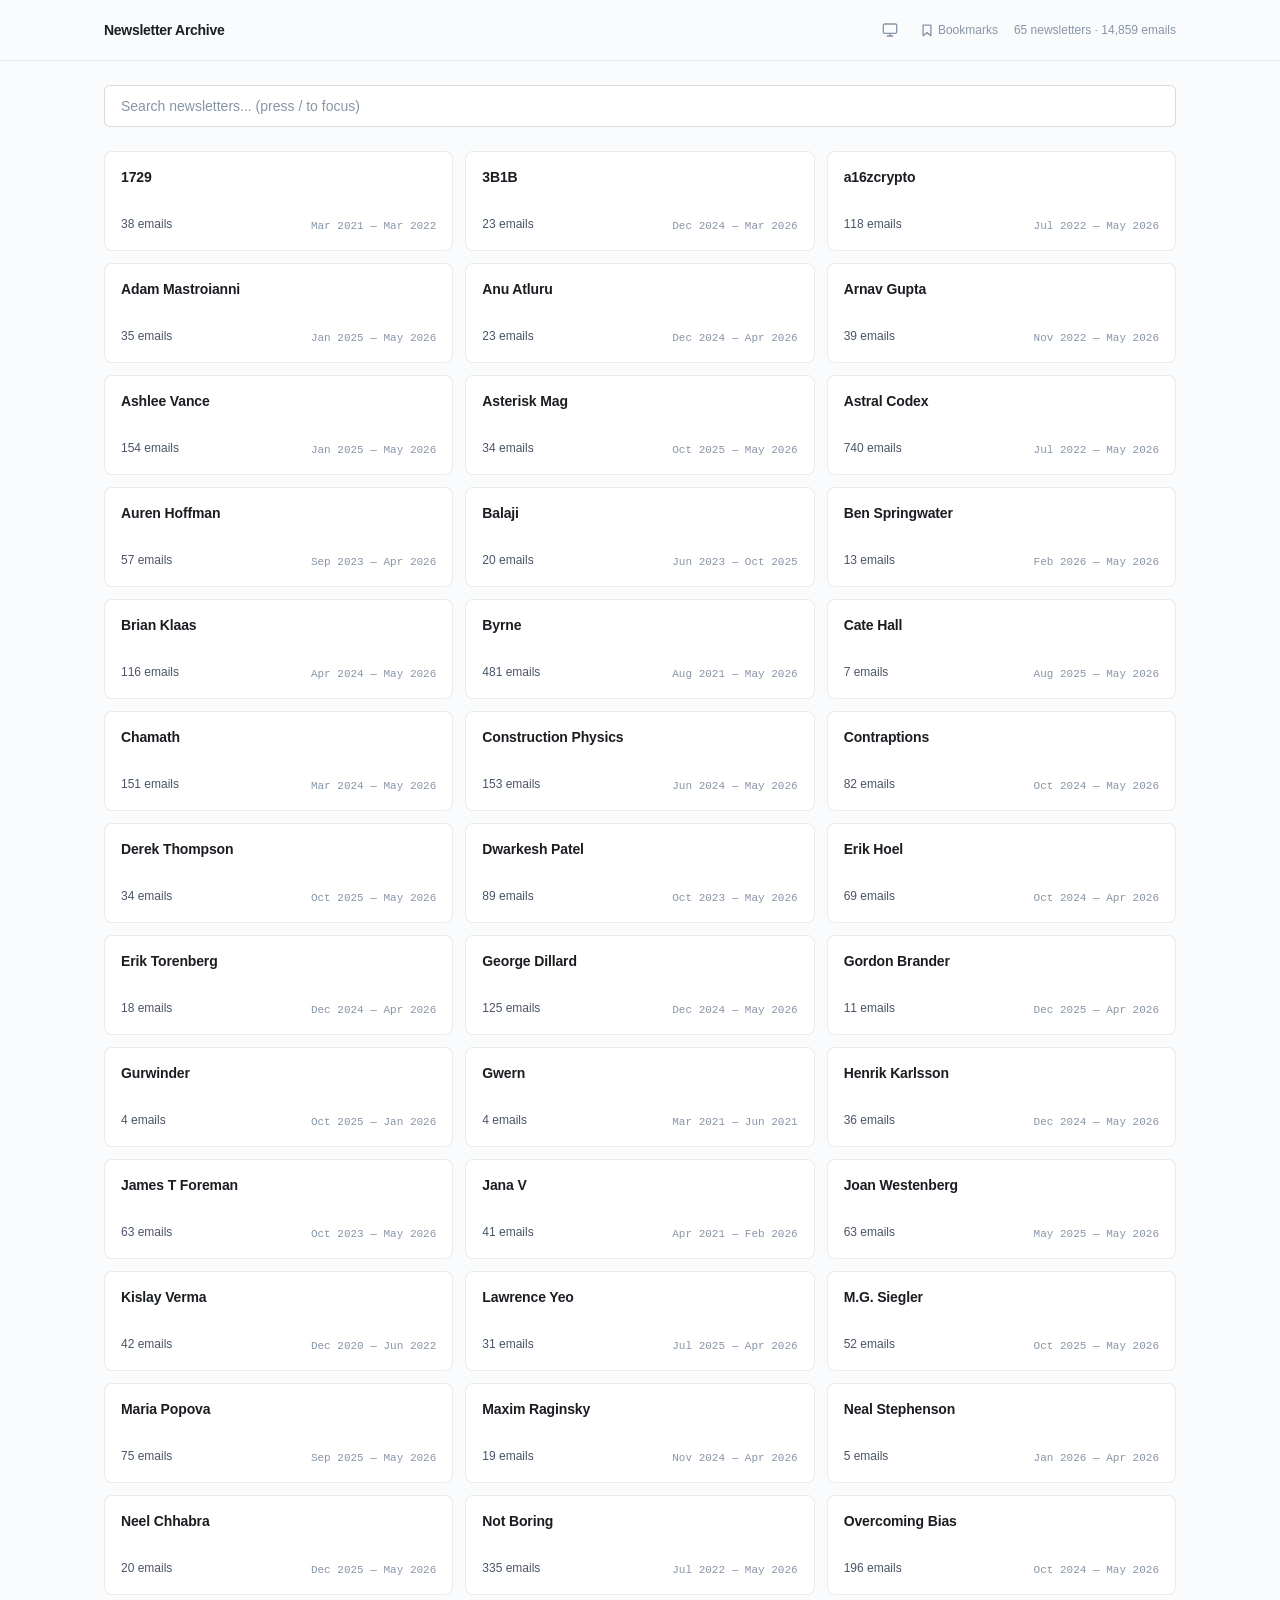
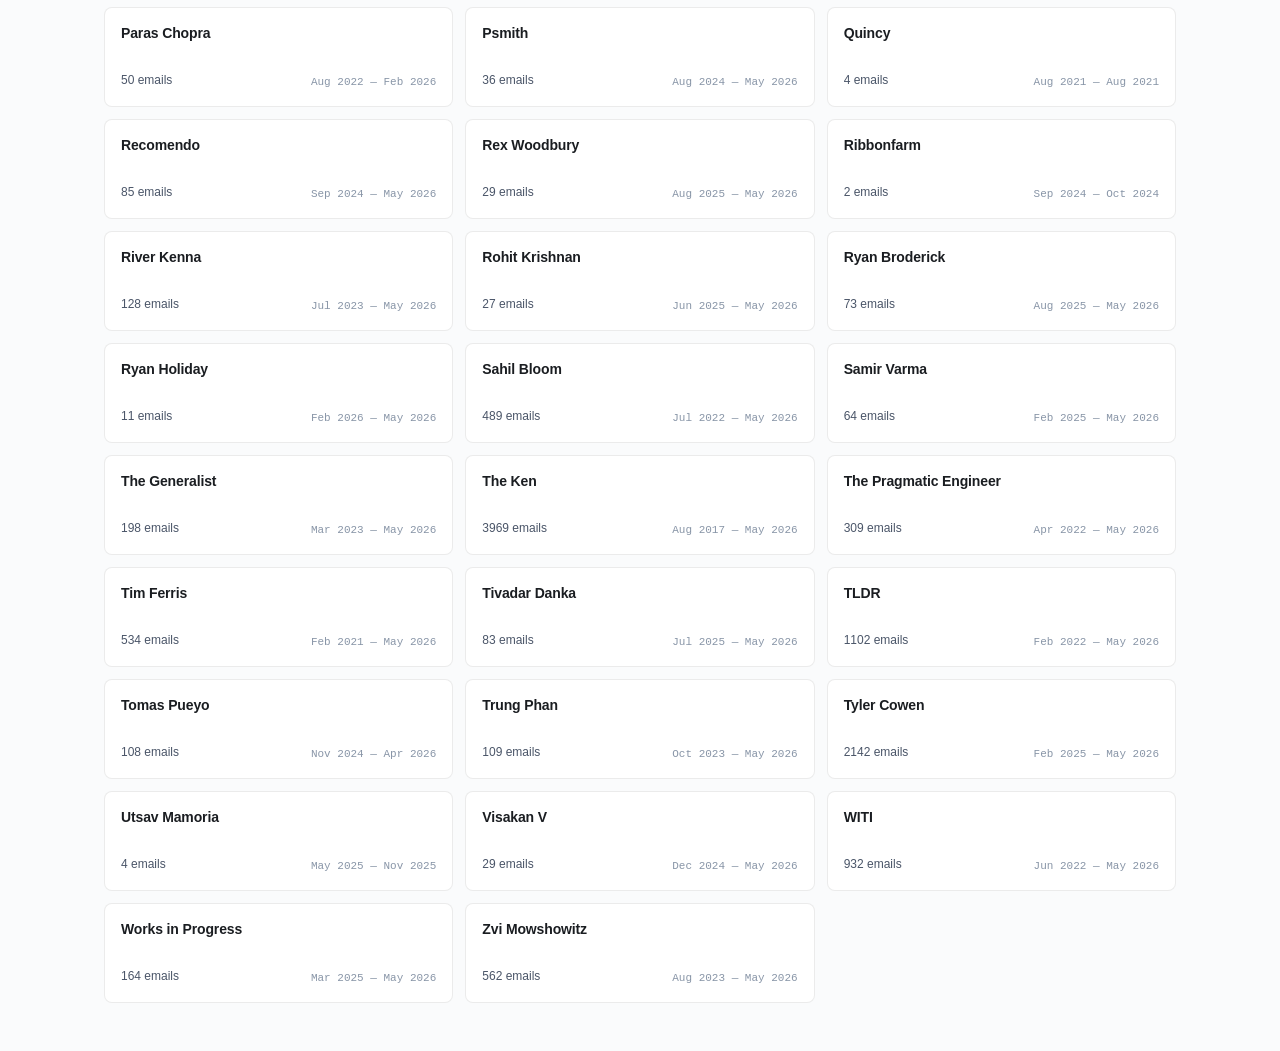
<file: index.html>
<!DOCTYPE html>
<html lang="en">
<head>
  <meta charset="UTF-8">
  <meta name="viewport" content="width=device-width, initial-scale=1.0">
  <title>Newsletter Archive</title>
  <!-- Prevent flash of wrong theme — must run before stylesheet -->
  <script>(function(){var t=localStorage.getItem("nl_theme");if(t)document.documentElement.dataset.theme=t})()</script>
  <link rel="stylesheet" href="style.css">
</head>
<body>
  <header class="header">
    <div class="container container--wide header__inner">
      <div class="header__title">
        <a href="index.html">Newsletter Archive</a>
      </div>
      <div class="header__right">
        <button id="theme-toggle-btn" class="theme-toggle" title="Toggle theme" aria-label="Toggle theme"></button>
        <a href="bookmarks.html" class="header__bookmarks" title="Bookmarks">
          <svg width="14" height="14" viewBox="0 0 16 16" fill="none" stroke="currentColor" stroke-width="1.5" stroke-linecap="round" stroke-linejoin="round"><path d="M3.5 2.5h9v12L8 11l-4.5 3.5v-12z"/></svg>
          Bookmarks
          <span class="header__badge" id="bookmarks-badge" style="display:none"></span>
        </a>
        <span class="header__stats" id="stats"></span>
      </div>
    </div>
  </header>

  <main class="container container--wide">
    <div class="search-wrap">
      <input
        type="text"
        class="search-input"
        id="search"
        placeholder="Search newsletters... (press / to focus)"
        autocomplete="off"
        spellcheck="false"
      >
    </div>

    <div class="grid" id="newsletter-grid">
      <div class="loading">Loading...</div>
    </div>
  </main>

  <script src="app.js"></script>
  <script>
    App.initThemeToggle();
    App.initHomepage();
    App.initKeyboard();
  </script>
</body>
</html>
</file>
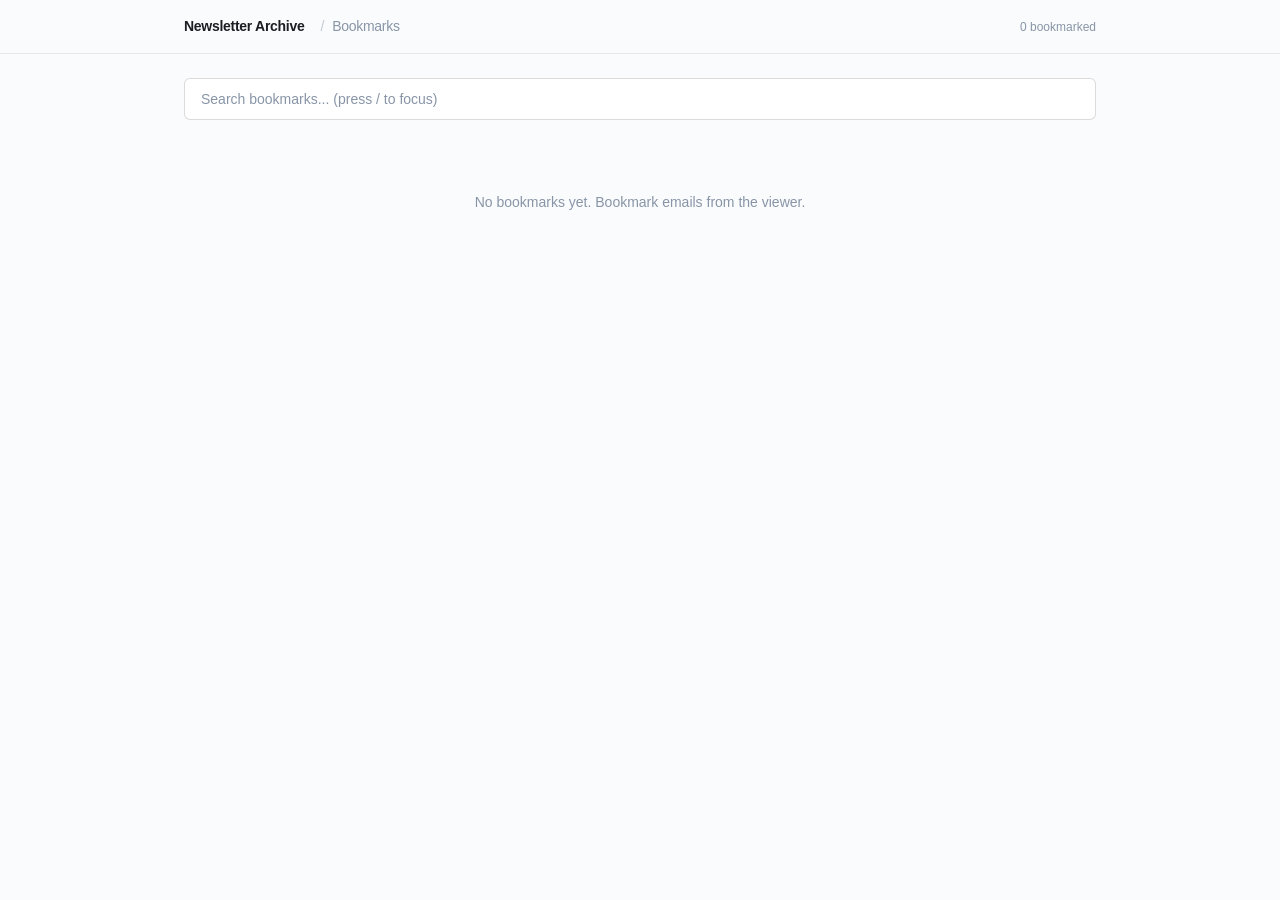
<file: bookmarks.html>
<!DOCTYPE html>
<html lang="en">
<head>
  <meta charset="UTF-8">
  <meta name="viewport" content="width=device-width, initial-scale=1.0">
  <title>Bookmarks — Newsletter Archive</title>
  <script>(function(){var t=localStorage.getItem("nl_theme");if(t)document.documentElement.dataset.theme=t})()</script>
  <link rel="stylesheet" href="style.css">
</head>
<body>
  <header class="header">
    <div class="container header__inner">
      <div class="header__title">
        <a href="index.html">Newsletter Archive</a>
        <span class="header__breadcrumb" id="breadcrumb">Bookmarks</span>
      </div>
      <div class="header__stats" id="bookmarks-count"></div>
    </div>
  </header>

  <main class="container">
    <div class="search-wrap">
      <input
        type="text"
        class="search-input"
        id="search"
        placeholder="Search bookmarks... (press / to focus)"
        autocomplete="off"
        spellcheck="false"
      >
    </div>

    <div class="email-list" id="bookmarks-list">
      <div class="loading">Loading...</div>
    </div>
  </main>

  <script src="app.js"></script>
  <script>
    App.initBookmarks();
    App.initKeyboard();
  </script>
</body>
</html>
</file>
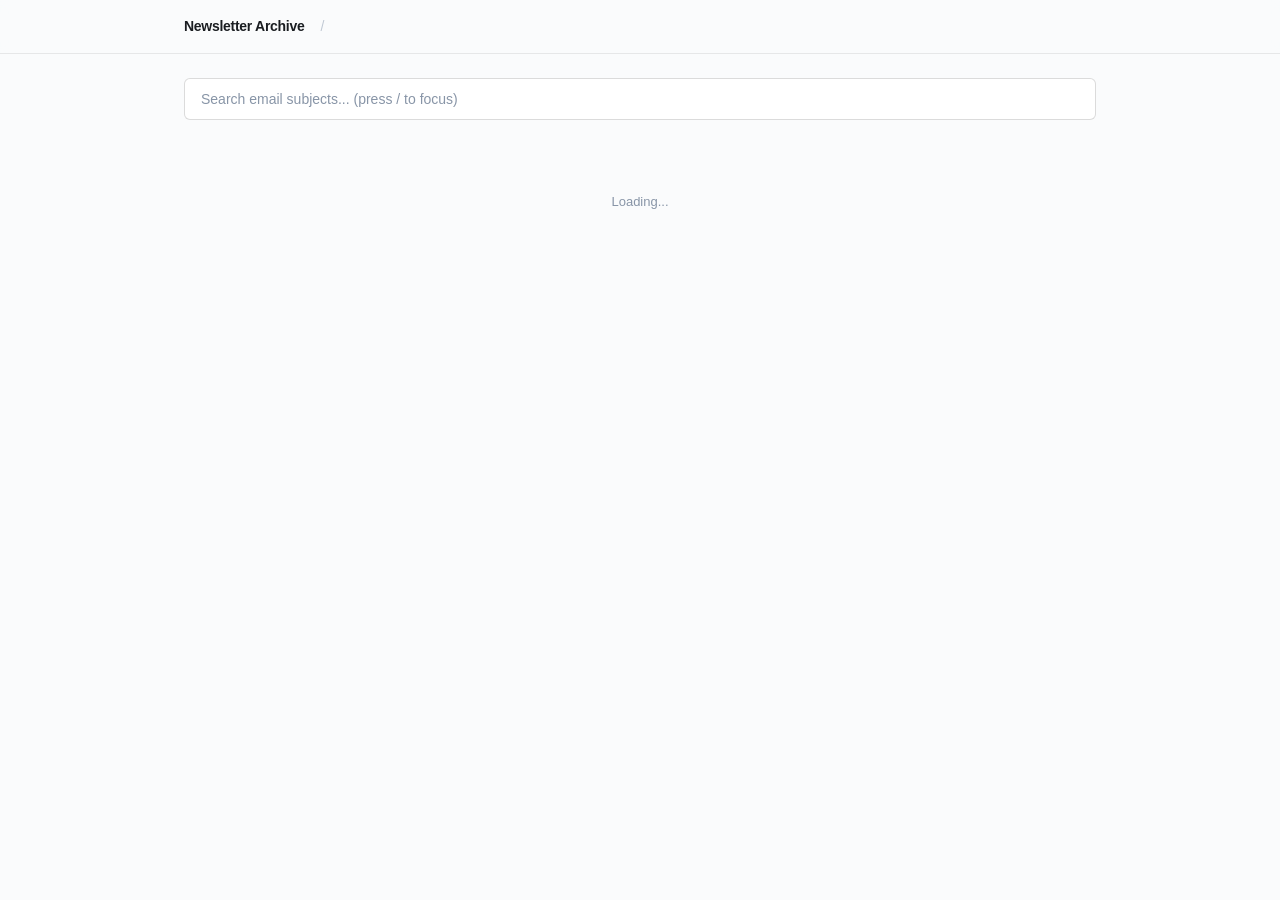
<file: newsletter.html>
<!DOCTYPE html>
<html lang="en">
<head>
  <meta charset="UTF-8">
  <meta name="viewport" content="width=device-width, initial-scale=1.0">
  <title>Newsletter Archive</title>
  <script>(function(){var t=localStorage.getItem("nl_theme");if(t)document.documentElement.dataset.theme=t})()</script>
  <link rel="stylesheet" href="style.css">
</head>
<body>
  <header class="header">
    <div class="container header__inner">
      <div class="header__title">
        <a href="index.html">Newsletter Archive</a>
        <span class="header__breadcrumb" id="breadcrumb"></span>
      </div>
      <div class="header__stats" id="email-count"></div>
    </div>
  </header>

  <main class="container">
    <div class="search-wrap">
      <input
        type="text"
        class="search-input"
        id="search"
        placeholder="Search email subjects... (press / to focus)"
        autocomplete="off"
        spellcheck="false"
      >
    </div>

    <div class="email-list" id="email-list">
      <div class="loading">Loading...</div>
    </div>
  </main>

  <script src="app.js"></script>
  <script>
    App.initNewsletter();
    App.initKeyboard();
  </script>
</body>
</html>
</file>
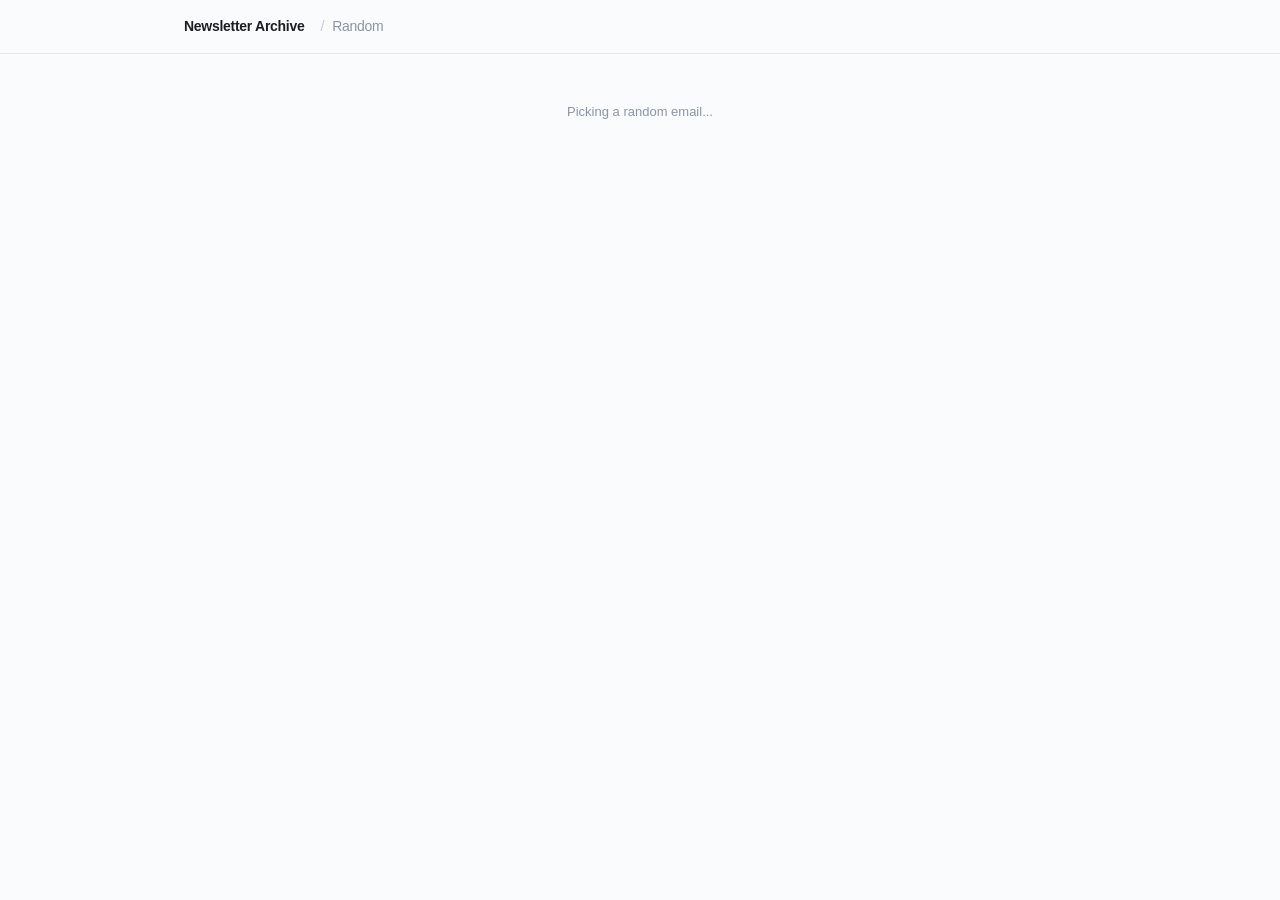
<file: random.html>
<!DOCTYPE html>
<html lang="en">
<head>
  <meta charset="UTF-8">
  <meta name="viewport" content="width=device-width, initial-scale=1.0">
  <title>Random Email — Newsletter Archive</title>
  <link rel="stylesheet" href="style.css">
</head>
<body>
  <header class="header">
    <div class="container header__inner">
      <div class="header__title">
        <a href="index.html">Newsletter Archive</a>
        <span class="header__breadcrumb">Random</span>
      </div>
    </div>
  </header>

  <main class="container">
    <div class="loading">Picking a random email...</div>
  </main>

  <script src="app.js"></script>
  <script>
    App.loadAndNavigateRandom();
  </script>
</body>
</html>
</file>
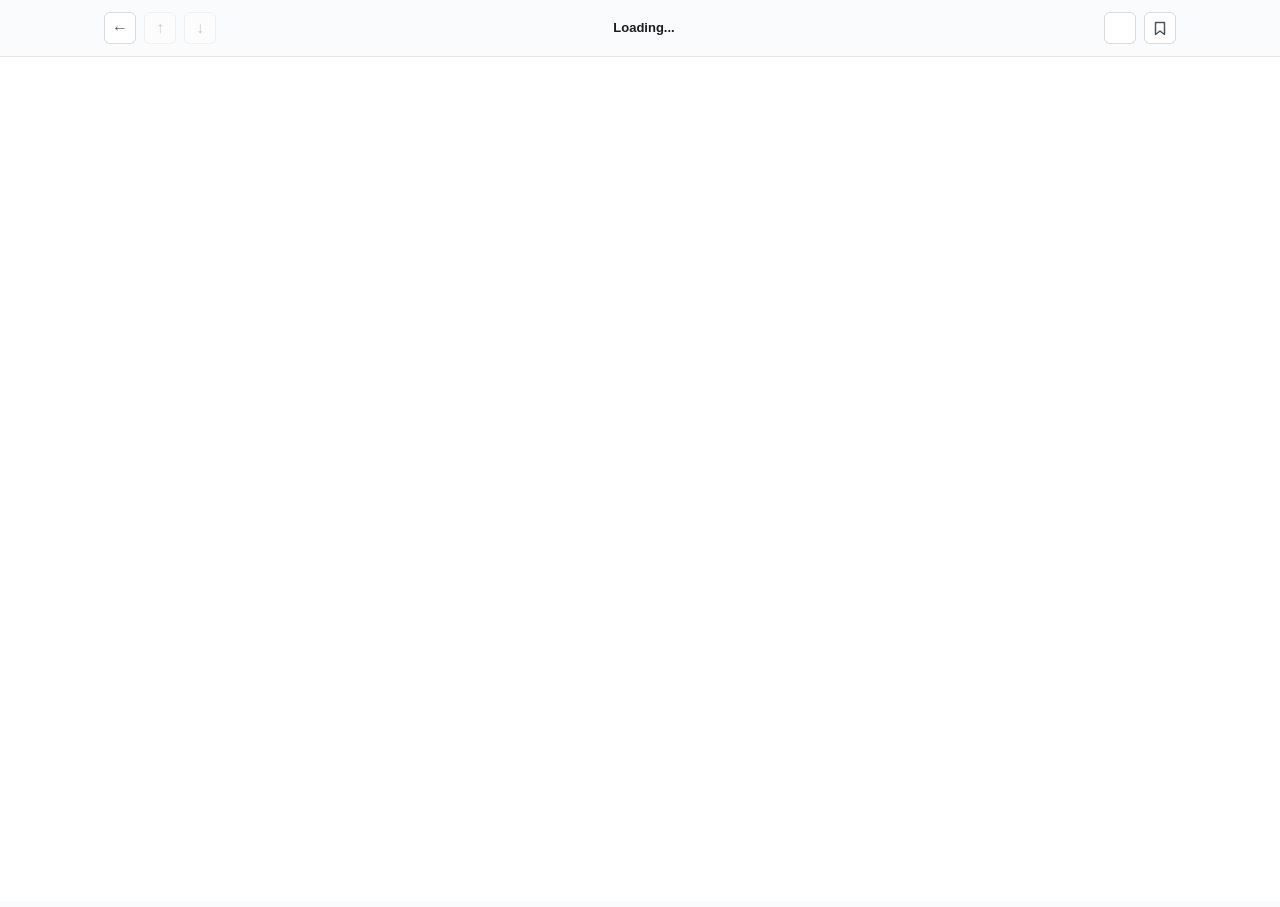
<file: view.html>
<!DOCTYPE html>
<html lang="en">
<head>
  <meta charset="UTF-8">
  <meta name="viewport" content="width=device-width, initial-scale=1.0">
  <title>Newsletter Archive</title>
  <script>(function(){var t=localStorage.getItem("nl_theme");if(t)document.documentElement.dataset.theme=t})()</script>
  <link rel="stylesheet" href="style.css">
</head>
<body>
  <header class="viewer-header">
    <div class="container container--wide viewer-header__inner">
      <div class="viewer-nav">
        <a href="index.html" class="viewer-nav__btn" id="back-link" title="Back to list">&#8592;</a>
        <a href="#" class="viewer-nav__btn" id="prev-btn" title="Previous email" aria-disabled="true">&#8593;</a>
        <a href="#" class="viewer-nav__btn" id="next-btn" title="Next email" aria-disabled="true">&#8595;</a>
      </div>
      <div class="viewer-meta">
        <div class="viewer-meta__subject" id="viewer-subject">Loading...</div>
        <div class="viewer-meta__date" id="viewer-date"></div>
      </div>
      <div class="viewer-nav viewer-nav--right">
        <button class="viewer-nav__btn" id="read-btn" title="Mark as unread"></button>
        <button class="viewer-nav__btn" id="bookmark-btn" title="Bookmark">
          <svg width="16" height="16" viewBox="0 0 16 16" fill="none" stroke="currentColor" stroke-width="1.5" stroke-linecap="round" stroke-linejoin="round"><path d="M3.5 2.5h9v12L8 11l-4.5 3.5v-12z"/></svg>
        </button>
      </div>
    </div>
  </header>

  <iframe class="viewer-frame" id="email-frame" sandbox="allow-same-origin" title="Email content"></iframe>

  <script src="app.js"></script>
  <script>
    App.initViewer();
  </script>
</body>
</html>
</file>
<file: style.css>
/* ============================================================
   Newsletter Archive — Styles
   Design: Utility & Function — clean, dense, content-forward
   ============================================================ */

:root {
  /* Color system — cool neutral foundation */
  --bg: #fafbfc;
  --bg-surface: #ffffff;
  --bg-hover: #f3f5f7;
  --bg-active: #eef1f4;

  --fg: #1a1d21;
  --fg-secondary: #4a5568;
  --fg-muted: #8895a7;
  --fg-faint: #c1c9d4;

  --border: rgba(0, 0, 0, 0.08);
  --border-strong: rgba(0, 0, 0, 0.14);

  --accent: #2563eb;
  --accent-hover: #1d4ed8;
  --accent-subtle: rgba(37, 99, 235, 0.08);

  /* Typography */
  --font: -apple-system, BlinkMacSystemFont, "Segoe UI", Roboto, Helvetica, Arial, sans-serif;
  --font-mono: "SF Mono", "Cascadia Code", "Fira Code", Consolas, monospace;

  /* Spacing (4px grid) */
  --sp-1: 4px;
  --sp-2: 8px;
  --sp-3: 12px;
  --sp-4: 16px;
  --sp-5: 20px;
  --sp-6: 24px;
  --sp-8: 32px;
  --sp-10: 40px;
  --sp-12: 48px;

  /* Radii */
  --radius-sm: 4px;
  --radius: 6px;
  --radius-lg: 8px;

  /* Transitions */
  --ease: cubic-bezier(0.25, 1, 0.5, 1);
}

/* Dark mode */
@media (prefers-color-scheme: dark) {
  :root {
    --bg: #0f1117;
    --bg-surface: #181a20;
    --bg-hover: #1e2028;
    --bg-active: #252730;

    --fg: #e4e7eb;
    --fg-secondary: #9ba3b0;
    --fg-muted: #6b7280;
    --fg-faint: #3b4048;

    --border: rgba(255, 255, 255, 0.08);
    --border-strong: rgba(255, 255, 255, 0.14);

    --accent: #4d8af0;
    --accent-hover: #6da0f5;
    --accent-subtle: rgba(77, 138, 240, 0.1);
  }

  /* Custom-colored card: lighten on hover in dark mode */
  .card[style*="--card-bg"]:hover {
    background: color-mix(in srgb, var(--card-bg) 88%, white);
  }
}

/* Manual theme overrides via data-theme attribute (set by JS toggle) */
/* These mirror the media query values so manual selection works.     */

html[data-theme="dark"] {
  --bg: #0f1117;
  --bg-surface: #181a20;
  --bg-hover: #1e2028;
  --bg-active: #252730;

  --fg: #e4e7eb;
  --fg-secondary: #9ba3b0;
  --fg-muted: #6b7280;
  --fg-faint: #3b4048;

  --border: rgba(255, 255, 255, 0.08);
  --border-strong: rgba(255, 255, 255, 0.14);

  --accent: #4d8af0;
  --accent-hover: #6da0f5;
  --accent-subtle: rgba(77, 138, 240, 0.1);
}

html[data-theme="dark"] .card[style*="--card-bg"]:hover {
  background: color-mix(in srgb, var(--card-bg) 88%, white);
}

/* Explicit light override — needed when user picks light while OS prefers dark */
html[data-theme="light"] {
  --bg: #fafbfc;
  --bg-surface: #ffffff;
  --bg-hover: #f3f5f7;
  --bg-active: #eef1f4;

  --fg: #1a1d21;
  --fg-secondary: #4a5568;
  --fg-muted: #8895a7;
  --fg-faint: #c1c9d4;

  --border: rgba(0, 0, 0, 0.08);
  --border-strong: rgba(0, 0, 0, 0.14);

  --accent: #2563eb;
  --accent-hover: #1d4ed8;
  --accent-subtle: rgba(37, 99, 235, 0.08);
}

html[data-theme="light"] .card[style*="--card-bg"]:hover {
  background: color-mix(in srgb, var(--card-bg) 88%, black);
}

/* ============================================================
   Reset & Base
   ============================================================ */

*, *::before, *::after {
  box-sizing: border-box;
  margin: 0;
  padding: 0;
}

html {
  font-size: 14px;
  -webkit-font-smoothing: antialiased;
  -moz-osx-font-smoothing: grayscale;
}

body {
  font-family: var(--font);
  color: var(--fg);
  background: var(--bg);
  line-height: 1.5;
  min-height: 100vh;
}

a {
  color: var(--accent);
  text-decoration: none;
  transition: color 150ms var(--ease);
}

a:hover {
  color: var(--accent-hover);
}

/* ============================================================
   Layout
   ============================================================ */

.container {
  max-width: 960px;
  margin: 0 auto;
  padding: 0 var(--sp-6);
}

.container--wide {
  max-width: 1120px;
}

/* ============================================================
   Header
   ============================================================ */

.header {
  border-bottom: 0.5px solid var(--border);
  padding: var(--sp-4) 0;
  position: sticky;
  top: 0;
  background: var(--bg);
  z-index: 100;
  backdrop-filter: blur(8px);
  background: color-mix(in srgb, var(--bg) 85%, transparent);
}

.header__inner {
  display: flex;
  align-items: center;
  justify-content: space-between;
  gap: var(--sp-4);
}

.header__title {
  font-size: 14px;
  font-weight: 600;
  letter-spacing: -0.02em;
  color: var(--fg);
  display: flex;
  align-items: center;
  gap: var(--sp-2);
}

.header__title a {
  color: var(--fg);
}

.header__title a:hover {
  color: var(--accent);
}

.header__breadcrumb {
  color: var(--fg-muted);
  font-weight: 400;
}

.header__breadcrumb::before {
  content: "/";
  margin: 0 var(--sp-2);
  color: var(--fg-faint);
}

.header__right {
  display: flex;
  align-items: center;
  gap: var(--sp-4);
}

.header__bookmarks {
  font-size: 12px;
  color: var(--fg-muted);
  display: flex;
  align-items: center;
  gap: var(--sp-1);
  transition: color 150ms var(--ease);
}

.header__bookmarks:hover {
  color: var(--accent);
}

.header__badge {
  font-size: 10px;
  font-weight: 600;
  background: var(--accent);
  color: #fff;
  border-radius: 99px;
  min-width: 16px;
  height: 16px;
  display: inline-flex;
  align-items: center;
  justify-content: center;
  padding: 0 4px;
  line-height: 1;
}

.header__stats {
  font-size: 12px;
  color: var(--fg-muted);
  font-variant-numeric: tabular-nums;
}

/* --- Theme toggle button --- */

.theme-toggle {
  display: inline-flex;
  align-items: center;
  justify-content: center;
  width: 28px;
  height: 28px;
  padding: 0;
  border: none;
  border-radius: var(--radius);
  background: transparent;
  color: var(--fg-muted);
  cursor: pointer;
  transition: color 150ms var(--ease), background 150ms var(--ease);
}

.theme-toggle:hover {
  color: var(--accent);
  background: var(--bg-hover);
}

/* ============================================================
   Search
   ============================================================ */

.search-wrap {
  padding: var(--sp-6) 0 var(--sp-4);
}

.search-input {
  width: 100%;
  padding: var(--sp-3) var(--sp-4);
  border: 0.5px solid var(--border-strong);
  border-radius: var(--radius);
  background: var(--bg-surface);
  color: var(--fg);
  font-size: 14px;
  font-family: var(--font);
  outline: none;
  transition: border-color 150ms var(--ease), box-shadow 150ms var(--ease);
}

.search-input::placeholder {
  color: var(--fg-muted);
}

.search-input:focus {
  border-color: var(--accent);
  box-shadow: 0 0 0 3px var(--accent-subtle);
}

/* ============================================================
   Newsletter Grid (Homepage)
   ============================================================ */

.grid {
  display: grid;
  grid-template-columns: repeat(auto-fill, minmax(280px, 1fr));
  gap: var(--sp-3);
  padding: var(--sp-2) 0 var(--sp-12);
}

.card {
  position: relative;
  display: flex;
  flex-direction: column;
  justify-content: space-between;
  padding: var(--sp-4);
  border: 0.5px solid var(--border);
  border-radius: var(--radius-lg);
  background: var(--card-bg, var(--bg-surface));
  cursor: pointer;
  transition: border-color 150ms var(--ease), background 150ms var(--ease);
  text-decoration: none;
  color: inherit;
  min-height: 100px;
}

.card:hover {
  border-color: var(--border-strong);
  background: var(--bg-hover);
  color: inherit;
}

/* Custom-colored card: darken on hover (light mode) */
.card[style*="--card-bg"]:hover {
  background: color-mix(in srgb, var(--card-bg) 88%, black);
}

.card__name {
  font-size: 14px;
  font-weight: 600;
  letter-spacing: -0.01em;
  margin-bottom: var(--sp-3);
  line-height: 1.3;
}

.card__meta {
  display: flex;
  justify-content: space-between;
  align-items: flex-end;
  gap: var(--sp-2);
}

.card__count {
  font-size: 12px;
  font-weight: 500;
  color: var(--fg-secondary);
  font-variant-numeric: tabular-nums;
}

.card__dates {
  font-size: 11px;
  color: var(--fg-muted);
  font-family: var(--font-mono);
  font-variant-numeric: tabular-nums;
  text-align: right;
}

/* Read progress on cards */
.card__read-count {
  display: block;
  font-size: 11px;
  color: var(--fg-muted);
  font-variant-numeric: tabular-nums;
  margin-top: 2px;
}

/* --- Card color picker swatch --- */

.card__color-picker {
  position: absolute;
  top: var(--sp-2);
  right: var(--sp-2);
  width: 16px;
  height: 16px;
  border-radius: 50%;
  border: 1.5px solid var(--border);
  background: var(--card-bg, var(--bg-surface));
  cursor: pointer;
  opacity: 0;
  transition: opacity 150ms var(--ease), border-color 150ms var(--ease), transform 150ms var(--ease);
  display: flex;
  align-items: center;
  justify-content: center;
  z-index: 2;
  padding: 0;
}

.card:hover .card__color-picker {
  opacity: 1;
}

/* Always visible when a color has been set */
.card__color-picker--active {
  opacity: 1;
}

.card__color-picker:hover {
  border-color: var(--border-strong);
  transform: scale(1.15);
}

/* Hide the native color input — label is the click target */
.card__color-input {
  position: absolute;
  width: 0;
  height: 0;
  padding: 0;
  border: none;
  opacity: 0;
  pointer-events: none;
}

/* ============================================================
   Email List (Newsletter page)
   ============================================================ */

.email-list {
  padding: var(--sp-2) 0 var(--sp-12);
}

.email-item {
  display: flex;
  align-items: center;
  gap: var(--sp-4);
  padding: var(--sp-3) var(--sp-4);
  border-radius: var(--radius);
  transition: background 150ms var(--ease);
  text-decoration: none;
  color: inherit;
}

.email-item:hover {
  background: var(--bg-hover);
  color: inherit;
}

.email-item__date {
  flex-shrink: 0;
  width: 88px;
  font-size: 12px;
  font-family: var(--font-mono);
  font-variant-numeric: tabular-nums;
  color: var(--fg-muted);
}

.email-item__subject {
  font-size: 14px;
  font-weight: 400;
  color: var(--fg);
  line-height: 1.4;
  min-width: 0;
  /* Single-line truncation so the inline preview sits beside, not below */
  white-space: nowrap;
  overflow: hidden;
  text-overflow: ellipsis;
  max-width: 55%;
  flex-shrink: 0;
}

.email-item:hover .email-item__subject {
  color: var(--accent);
}

/* Inline preview — muted excerpt shown after the subject (Gmail-style) */
.email-item__preview {
  flex: 1;
  min-width: 0;
  font-size: 14px;
  color: var(--fg-muted);
  line-height: 1.4;
  white-space: nowrap;
  overflow: hidden;
  text-overflow: ellipsis;
}

/* Separator rendered only when preview is actually populated */
.email-item__preview:not(:empty)::before {
  content: " — ";
  color: var(--fg-faint);
}

.email-item--read .email-item__preview {
  color: var(--fg-faint);
}

/* Divider between items */
.email-item + .email-item {
  border-top: 0.5px solid var(--border);
}

/* Read state — de-emphasize read emails */
.email-item--read .email-item__subject {
  color: var(--fg-muted);
}

.email-item--read .email-item__date {
  color: var(--fg-faint);
}

.email-item--read:hover .email-item__subject {
  color: var(--accent);
}

/* Content wrapper — keeps text baseline-aligned while row centers vertically */
.email-item__content {
  display: flex;
  align-items: baseline;
  gap: var(--sp-4);
  flex: 1;
  min-width: 0;
}

/* Action buttons container (read toggle, bookmark toggle) */
.email-item__actions {
  display: flex;
  align-items: center;
  gap: var(--sp-1);
  flex-shrink: 0;
  margin-left: auto;
}

/* Individual action button */
.email-item__action-btn {
  display: inline-flex;
  align-items: center;
  justify-content: center;
  width: 28px;
  height: 28px;
  border: none;
  border-radius: var(--radius);
  background: transparent;
  color: var(--fg-faint);
  cursor: pointer;
  padding: 0;
  transition: all 150ms var(--ease);
}

.email-item__action-btn:hover {
  background: var(--bg-active);
  color: var(--fg-secondary);
}

/* Active state for toggled-on buttons */
.email-item__action-btn--active {
  color: var(--accent);
}

.email-item__action-btn--active:hover {
  color: var(--accent-hover);
}

/* Newsletter label (used on bookmarks page) */
.email-item__newsletter {
  flex-shrink: 0;
  font-size: 11px;
  font-weight: 500;
  color: var(--fg-secondary);
  background: var(--bg-active);
  padding: 1px var(--sp-2);
  border-radius: var(--radius-sm);
  white-space: nowrap;
}

/* ============================================================
   Hover Preview Tooltip (first few lines of an email)
   Shared element appended once to <body>, positioned absolutely
   relative to the document. Shown after a sustained 2s hover.
   ============================================================ */

.preview-tooltip {
  position: absolute;
  z-index: 100;
  max-width: 480px;
  padding: var(--sp-3) var(--sp-4);
  background: var(--bg-surface);
  color: var(--fg-secondary);
  border: 0.5px solid var(--border-strong);
  border-radius: var(--radius);
  box-shadow: 0 8px 24px rgba(0, 0, 0, 0.12);
  font-size: 13px;
  line-height: 1.5;
  white-space: pre-wrap;
  opacity: 0;
  transition: opacity 120ms var(--ease);
  pointer-events: none;
}

.preview-tooltip[data-visible="true"] {
  opacity: 1;
}

@media (prefers-reduced-motion: reduce) {
  .preview-tooltip {
    transition: none;
  }
}

/* ============================================================
   Email Viewer
   ============================================================ */

.viewer-header {
  border-bottom: 0.5px solid var(--border);
  padding: var(--sp-3) 0;
  background: var(--bg);
  position: sticky;
  top: 0;
  z-index: 100;
  backdrop-filter: blur(8px);
  background: color-mix(in srgb, var(--bg) 85%, transparent);
}

.viewer-header__inner {
  display: flex;
  align-items: center;
  justify-content: space-between;
  gap: var(--sp-4);
}

.viewer-nav {
  display: flex;
  align-items: center;
  gap: var(--sp-2);
}

.viewer-nav__btn {
  display: inline-flex;
  align-items: center;
  justify-content: center;
  width: 32px;
  height: 32px;
  border: 0.5px solid var(--border-strong);
  border-radius: var(--radius);
  background: var(--bg-surface);
  color: var(--fg-secondary);
  cursor: pointer;
  font-size: 16px;
  transition: all 150ms var(--ease);
  text-decoration: none;
}

.viewer-nav__btn:hover {
  background: var(--bg-hover);
  color: var(--fg);
}

.viewer-nav__btn:disabled,
.viewer-nav__btn[aria-disabled="true"] {
  opacity: 0.3;
  pointer-events: none;
}

/* Active bookmark button */
.viewer-nav__btn--active {
  color: var(--accent);
  border-color: var(--accent);
  background: var(--accent-subtle);
}

.viewer-nav__btn--active:hover {
  color: var(--accent-hover);
  border-color: var(--accent-hover);
}

/* Right-side nav in viewer (bookmark button area) */
.viewer-nav--right {
  min-width: 104px;
  justify-content: flex-end;
}

.viewer-meta {
  flex: 1;
  min-width: 0;
  text-align: center;
}

.viewer-meta__subject {
  font-size: 13px;
  font-weight: 600;
  color: var(--fg);
  white-space: nowrap;
  overflow: hidden;
  text-overflow: ellipsis;
}

.viewer-meta__date {
  font-size: 11px;
  color: var(--fg-muted);
  font-family: var(--font-mono);
  font-variant-numeric: tabular-nums;
}

.viewer-frame {
  width: 100%;
  height: calc(100vh - 56px);
  border: none;
  background: #fff;
}

/* ============================================================
   Empty / Loading States
   ============================================================ */

.empty-state {
  text-align: center;
  padding: var(--sp-12) var(--sp-6);
  color: var(--fg-muted);
  font-size: 14px;
}

.loading {
  text-align: center;
  padding: var(--sp-12) var(--sp-6);
  color: var(--fg-muted);
  font-size: 13px;
}

/* ============================================================
   Responsive
   ============================================================ */

@media (max-width: 640px) {
  .container {
    padding: 0 var(--sp-4);
  }

  .grid {
    grid-template-columns: 1fr;
  }

  .email-item__content {
    flex-direction: column;
    gap: var(--sp-1);
  }

  .email-item {
    padding: var(--sp-3);
  }

  .email-item__date {
    width: auto;
  }

  .header__stats {
    display: none;
  }

  .email-item__newsletter {
    font-size: 10px;
  }

  .viewer-nav--right {
    min-width: auto;
  }

  .viewer-meta__subject {
    font-size: 12px;
  }
}
</file>
